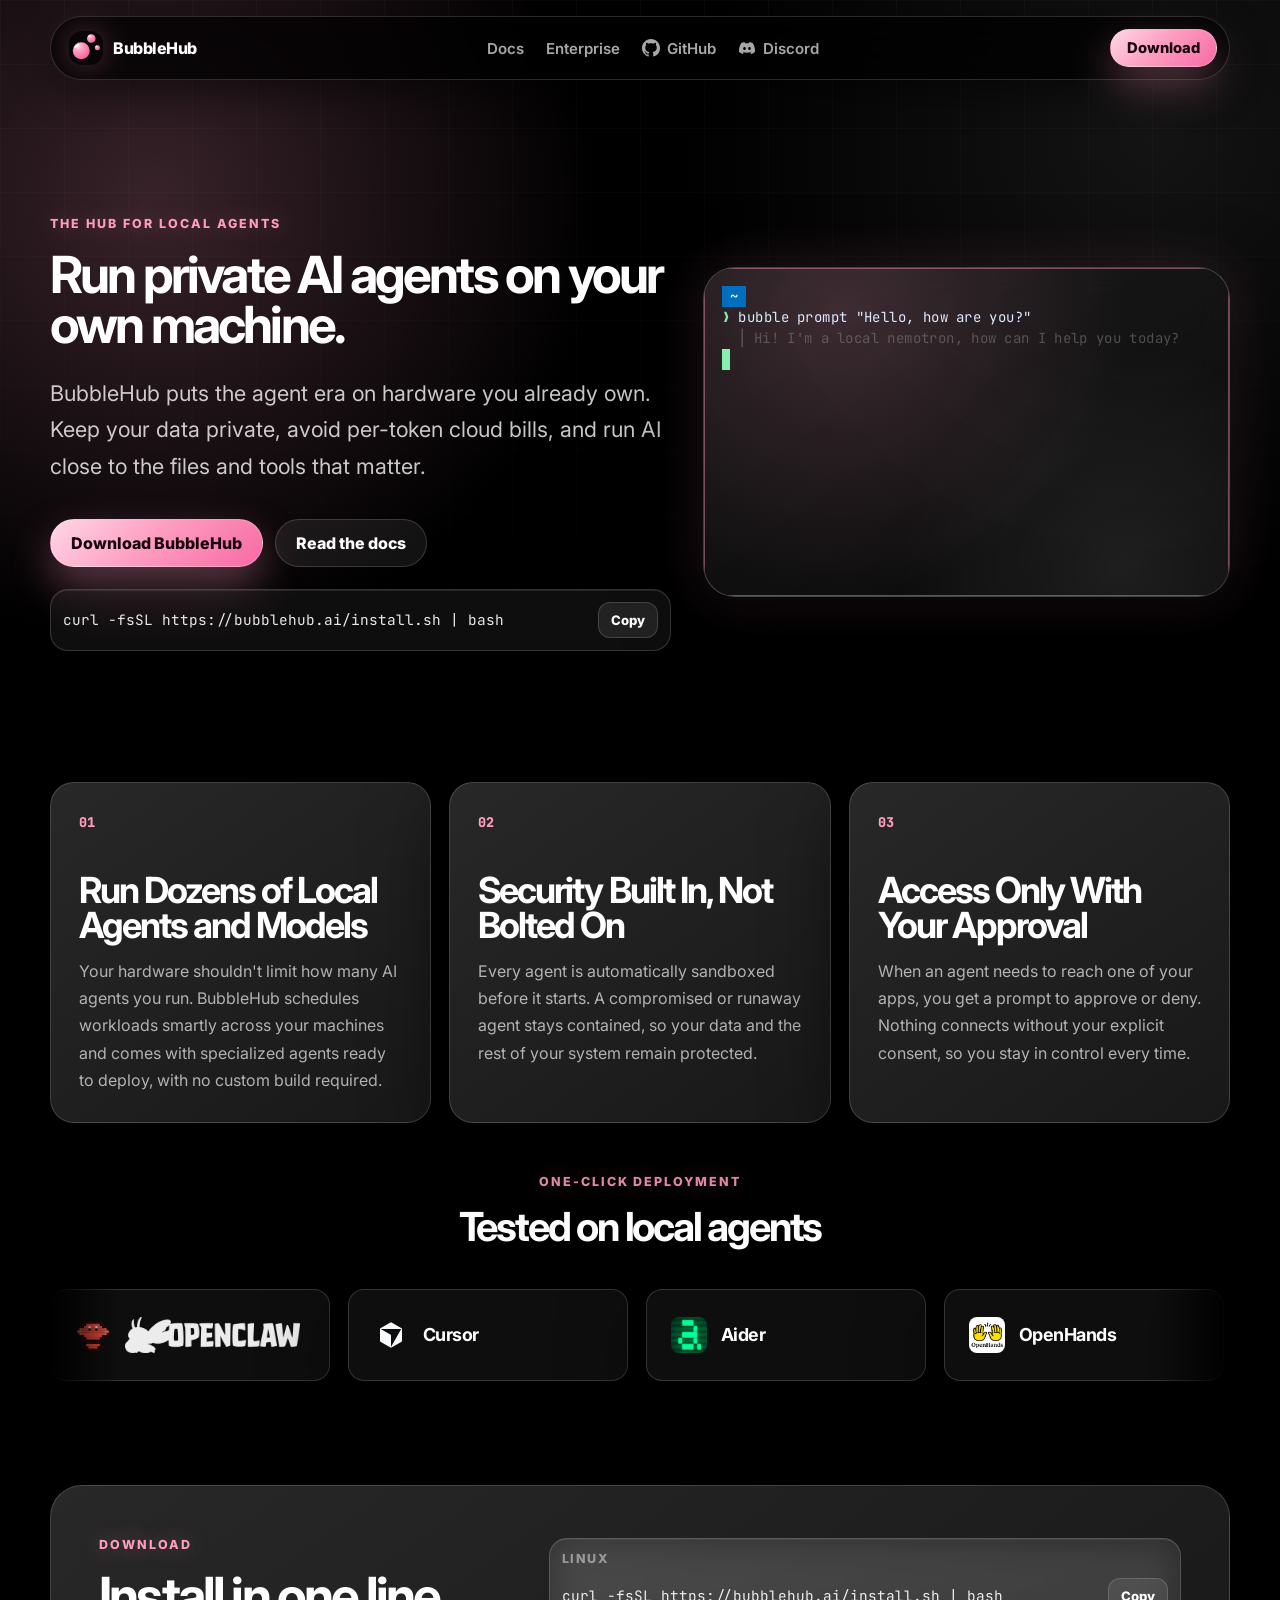
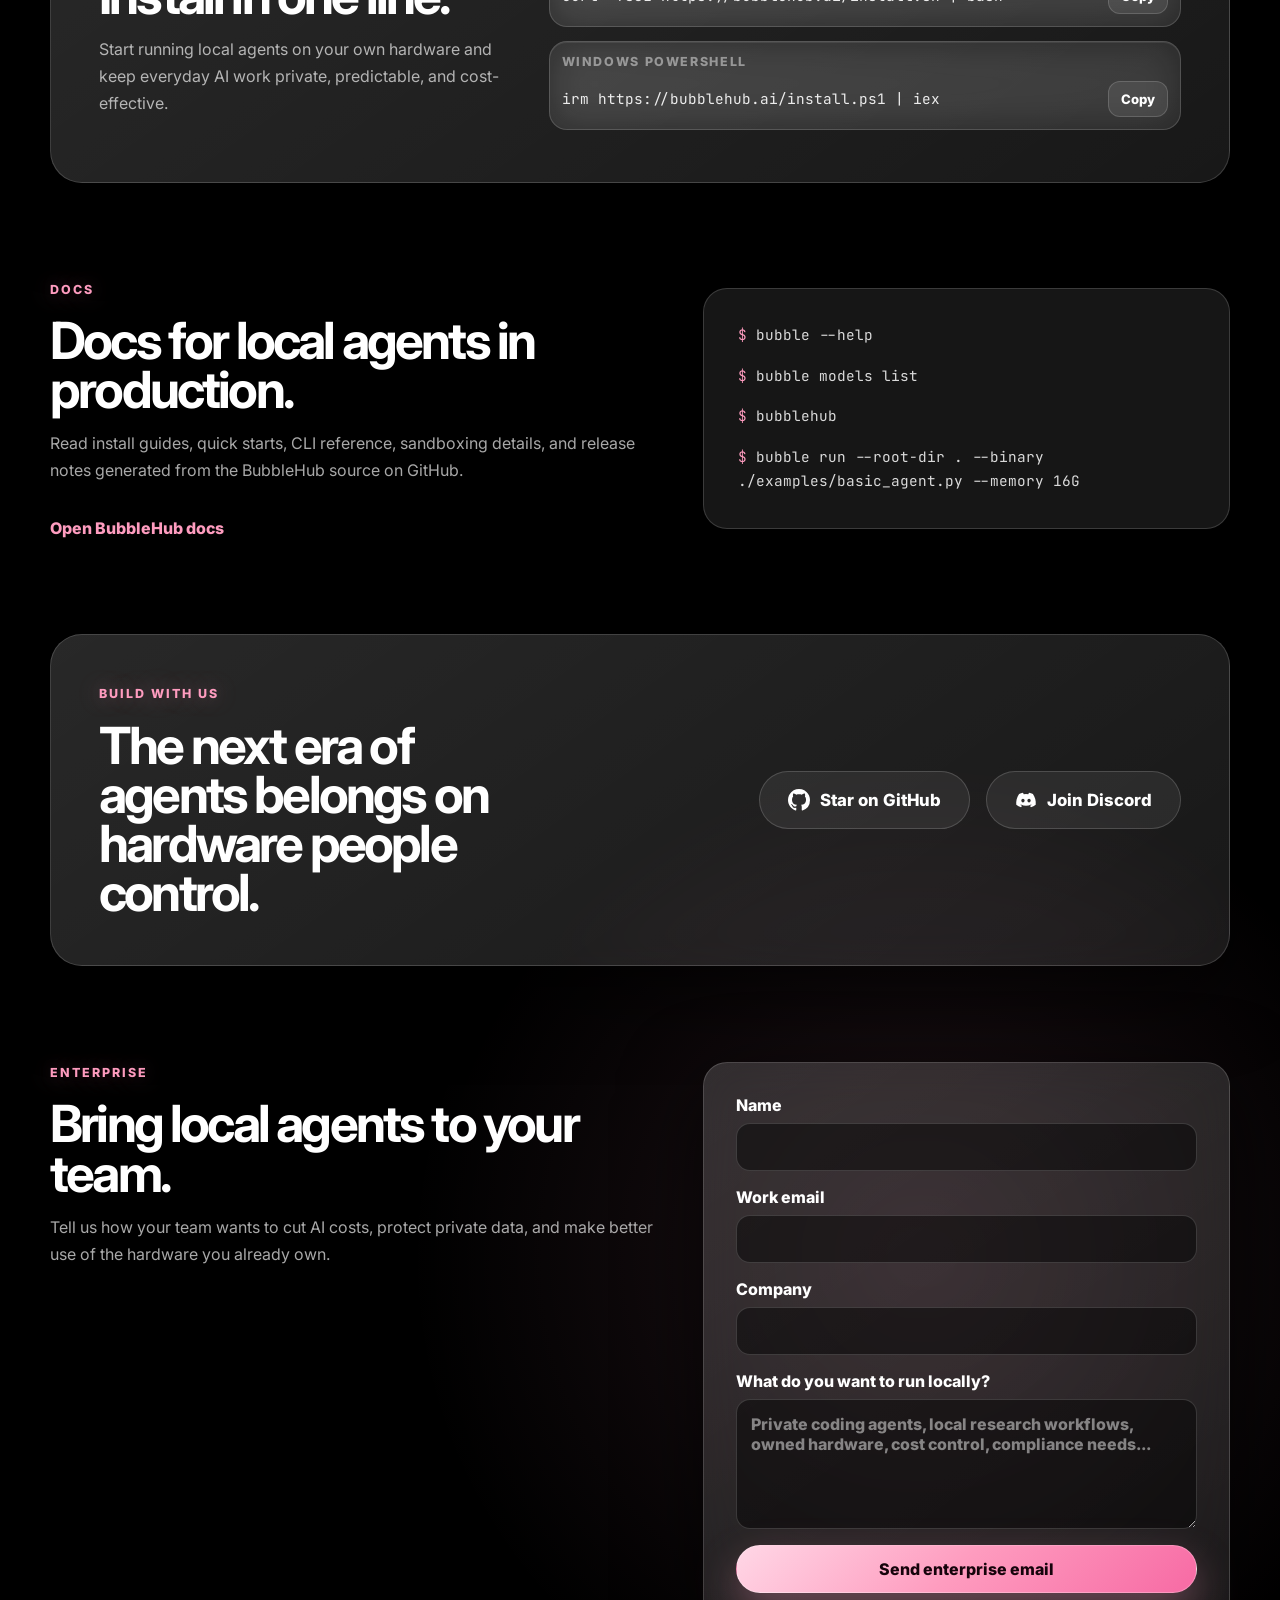
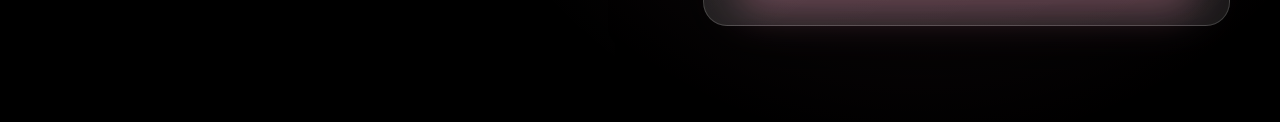
<file: index.html>
<!doctype html>
<html lang="en">
  <head>
    <meta charset="utf-8">
    <meta name="viewport" content="width=device-width, initial-scale=1">
    <meta
      name="description"
      content="BubbleHub helps you run private local AI agents on your own hardware so your data stays protected and your usage stays cost-effective."
    >
    <meta name="theme-color" content="#000000">
    <link rel="canonical" href="https://bubblehub.ai/">
    <meta property="og:type" content="website">
    <meta property="og:site_name" content="BubbleHub">
    <meta property="og:title" content="BubbleHub - Private Local AI Agents">
    <meta
      property="og:description"
      content="Run local AI agents close to your files, tools, and hardware with BubbleHub's private agent runtime."
    >
    <meta property="og:url" content="https://bubblehub.ai/">
    <meta property="og:image" content="https://bubblehub.ai/assets/bubblehub-logo-dark.svg">
    <meta property="og:image:alt" content="BubbleHub logo with three pink bubbles and a white wordmark.">
    <meta name="twitter:card" content="summary_large_image">
    <meta name="twitter:title" content="BubbleHub - Private Local AI Agents">
    <meta
      name="twitter:description"
      content="Run local AI agents close to your files, tools, and hardware with BubbleHub's private agent runtime."
    >
    <meta name="twitter:image" content="https://bubblehub.ai/assets/bubblehub-logo-dark.svg">
    <meta name="twitter:image:alt" content="BubbleHub logo with three pink bubbles and a white wordmark.">
    <title>BubbleHub - Private Local AI Agents</title>
    <link rel="preconnect" href="https://fonts.googleapis.com">
    <link rel="preconnect" href="https://fonts.gstatic.com" crossorigin>
    <link
      href="https://fonts.googleapis.com/css2?family=Inter:wght@400;500;600;700;800&family=JetBrains+Mono:wght@500;600&display=swap"
      rel="stylesheet"
    >
    <link rel="icon" href="assets/bubblehub-icon.svg" type="image/svg+xml">
    <link rel="stylesheet" href="assets/vendor/xterm.min.css">
    <link rel="stylesheet" href="styles.css">
  </head>
  <body>
    <div class="site-shell">
      <header class="nav">
        <a class="brand" href="#top" aria-label="BubbleHub home">
          <img class="brand-mark" src="assets/bubblehub-icon.svg" alt="" width="34" height="34">
          <span>BubbleHub</span>
        </a>
        <nav class="nav-links" aria-label="Primary navigation">
          <a href="docs/">Docs</a>
          <a href="#enterprise">Enterprise</a>
          <a class="icon-link" href="https://github.com/bublhub/BubbleHub" rel="noreferrer">
            <svg class="link-icon" aria-hidden="true" viewBox="0 0 16 16">
              <path
                d="M8 0C3.58 0 0 3.58 0 8c0 3.54 2.29 6.53 5.47 7.59.4.07.55-.17.55-.38 0-.19-.01-.82-.01-1.49-2.01.37-2.53-.49-2.69-.94-.09-.23-.48-.94-.82-1.13-.28-.15-.68-.52-.01-.53.63-.01 1.08.58 1.23.82.72 1.21 1.87.87 2.33.66.07-.52.28-.87.51-1.07-1.78-.2-3.64-.89-3.64-3.95 0-.87.31-1.59.82-2.15-.08-.2-.36-1.02.08-2.12 0 0 .67-.21 2.2.82.64-.18 1.32-.27 2-.27.68 0 1.36.09 2 .27 1.53-1.04 2.2-.82 2.2-.82.44 1.1.16 1.92.08 2.12.51.56.82 1.27.82 2.15 0 3.07-1.87 3.75-3.65 3.95.29.25.54.73.54 1.48 0 1.07-.01 1.93-.01 2.2 0 .21.15.46.55.38A8.012 8.012 0 0 0 16 8c0-4.42-3.58-8-8-8Z"
              />
            </svg>
            GitHub
          </a>
          <a class="icon-link" href="https://discord.gg/skwKqSgvD2" rel="noreferrer">
            <svg class="link-icon" aria-hidden="true" viewBox="0 0 24 24">
              <path d="M19.54 5.32A17.2 17.2 0 0 0 15.31 4l-.2.38c-.24.45-.45.92-.63 1.4a15.88 15.88 0 0 0-4.96 0 10.5 10.5 0 0 0-.83-1.78 17.1 17.1 0 0 0-4.24 1.32C1.76 9.36 1.03 13.3 1.4 17.17A17.28 17.28 0 0 0 6.59 20c.42-.58.79-1.19 1.1-1.84a10.9 10.9 0 0 1-1.73-.84l.43-.34a12.38 12.38 0 0 0 11.22 0l.43.34c-.55.33-1.13.61-1.74.84.32.65.69 1.26 1.1 1.84a17.23 17.23 0 0 0 5.2-2.83c.44-4.49-.75-8.4-3.06-11.85ZM8.68 14.78c-1 0-1.82-.94-1.82-2.1 0-1.15.8-2.1 1.82-2.1 1.01 0 1.83.95 1.82 2.1 0 1.16-.8 2.1-1.82 2.1Zm6.64 0c-1 0-1.82-.94-1.82-2.1 0-1.15.8-2.1 1.82-2.1 1.01 0 1.83.95 1.82 2.1 0 1.16-.8 2.1-1.82 2.1Z" />
            </svg>
            Discord
          </a>
        </nav>
        <a class="button button-small" href="download/">Download</a>
      </header>

      <main id="top">
        <section class="hero section-grid" aria-labelledby="hero-title">
          <div class="hero-copy">
            <p class="eyebrow">The hub for local agents</p>
            <h2 id="hero-title">Run private AI agents on your own machine.</h2>
            <p class="hero-lede">
              BubbleHub puts the agent era on hardware you already own. Keep your data private, avoid per-token cloud bills, and run AI close to the files and tools that matter.
            </p>
            <div class="hero-actions">
              <a class="button" href="download/">Download BubbleHub</a>
              <a class="button button-secondary" href="docs/">Read the docs</a>
            </div>
            <div class="install-strip" aria-label="Quick install command">
              <code>curl -fsSL https://bubblehub.ai/install.sh | bash</code>
              <button class="copy-button" data-copy="curl -fsSL https://bubblehub.ai/install.sh | bash">
                Copy
              </button>
            </div>
          </div>

          <aside class="demo-card" aria-label="BubbleHub terminal demo">
            <div class="terminal-frame">
              <div id="demo-terminal" aria-label="Terminal demo"></div>
            </div>
          </aside>
        </section>

        <section class="feature-grid" aria-label="What BubbleHub does">
          <article class="feature-card">
            <span class="feature-number">01</span>
            <h2>Run Dozens of Local Agents and Models</h2>
            <p>
              Your hardware shouldn't limit how many AI agents you run. BubbleHub schedules workloads smartly across your machines and comes with specialized agents ready to deploy, with no custom build required.
            </p>
          </article>
          <article class="feature-card">
            <span class="feature-number">02</span>
            <h2>Security Built In, Not Bolted On</h2>
            <p>
              Every agent is automatically sandboxed before it starts. A compromised or runaway agent stays contained, so your data and the rest of your system remain protected.
            </p>
          </article>
          <article class="feature-card">
            <span class="feature-number">03</span>
            <h2>Access Only With Your Approval</h2>
            <p>
              When an agent needs to reach one of your apps, you get a prompt to approve or deny. Nothing connects without your explicit consent, so you stay in control every time.
            </p>
          </article>
        </section>

        <section class="agent-marquee" aria-labelledby="agent-marquee-title">
          <div class="agent-marquee-header">
            <p class="eyebrow">One-click deployment</p>
            <h2 id="agent-marquee-title">Tested on local agents</h2>
          </div>
          <div class="agent-marquee-viewport">
            <div class="agent-marquee-track">
              <div class="agent-marquee-group">
                <a
                  class="agent-logo-card"
                  href="https://github.com/openclaw/openclaw"
                  rel="noreferrer"
                  aria-label="OpenClaw on GitHub"
                >
                  <img
                    class="agent-logo-mark"
                    src="assets/partners/openclaw-mark.svg"
                    alt=""
                    width="36"
                    height="36"
                  >
                  <img
                    class="agent-logo-wordmark"
                    src="assets/partners/openclaw-logo.png"
                    alt="OpenClaw"
                    width="176"
                    height="36"
                  >
                </a>
                <a
                  class="agent-logo-card"
                  href="https://cursor.com"
                  rel="noreferrer"
                  aria-label="Cursor"
                >
                  <img
                    class="agent-logo-mark"
                    src="assets/partners/cursor-mark.svg"
                    alt=""
                    width="36"
                    height="36"
                  >
                  <span class="agent-logo-name">Cursor</span>
                </a>
                <a
                  class="agent-logo-card"
                  href="https://aider.chat"
                  rel="noreferrer"
                  aria-label="Aider"
                >
                  <img
                    class="agent-logo-mark"
                    src="assets/partners/aider-mark.png"
                    alt=""
                    width="36"
                    height="36"
                  >
                  <span class="agent-logo-name">Aider</span>
                </a>
                <a
                  class="agent-logo-card"
                  href="https://github.com/OpenHands/OpenHands"
                  rel="noreferrer"
                  aria-label="OpenHands"
                >
                  <img
                    class="agent-logo-mark"
                    src="assets/partners/openhands-mark.png"
                    alt=""
                    width="36"
                    height="36"
                  >
                  <span class="agent-logo-name">OpenHands</span>
                </a>
                <a
                  class="agent-logo-card"
                  href="https://opencode.ai"
                  rel="noreferrer"
                  aria-label="OpenCode"
                >
                  <img
                    class="agent-logo-mark"
                    src="assets/partners/opencode-mark.svg"
                    alt=""
                    width="36"
                    height="36"
                  >
                  <span class="agent-logo-name">OpenCode</span>
                </a>
                <a
                  class="agent-logo-card"
                  href="https://github.com/agent0ai/agent-zero"
                  rel="noreferrer"
                  aria-label="Agent Zero"
                >
                  <img
                    class="agent-logo-mark"
                    src="assets/partners/agentzero-mark.png"
                    alt=""
                    width="36"
                    height="36"
                  >
                  <span class="agent-logo-name">Agent Zero</span>
                </a>
                <a
                  class="agent-logo-card"
                  href="https://www.crewai.com"
                  rel="noreferrer"
                  aria-label="crewAI"
                >
                  <img
                    class="agent-logo-mark"
                    src="assets/partners/crewai-mark.png"
                    alt=""
                    width="36"
                    height="36"
                  >
                  <span class="agent-logo-name">crewAI</span>
                </a>
                <a
                  class="agent-logo-card"
                  href="https://www.langchain.com"
                  rel="noreferrer"
                  aria-label="LangChain"
                >
                  <img
                    class="agent-logo-mark"
                    src="assets/partners/langchain-mark.svg"
                    alt=""
                    width="36"
                    height="36"
                  >
                  <span class="agent-logo-name">LangChain</span>
                </a>
                <a
                  class="agent-logo-card"
                  href="https://www.langchain.com/langgraph"
                  rel="noreferrer"
                  aria-label="LangGraph"
                >
                  <img
                    class="agent-logo-mark"
                    src="assets/partners/langgraph-mark.png"
                    alt=""
                    width="36"
                    height="36"
                  >
                  <span class="agent-logo-name">LangGraph</span>
                </a>
              </div>
            </div>
          </div>
        </section>

        <section id="download" class="download section-panel" aria-labelledby="download-title">
          <div>
            <p class="eyebrow">Download</p>
            <h2 id="download-title">Install in one line.</h2>
            <p>
              Start running local agents on your own hardware and keep everyday AI work private, predictable, and cost-effective.
            </p>
          </div>
          <div class="command-list">
            <div class="command-block">
              <div class="command-label">Linux</div>
              <code>curl -fsSL https://bubblehub.ai/install.sh | bash</code>
              <button class="copy-button" data-copy="curl -fsSL https://bubblehub.ai/install.sh | bash">
                Copy
              </button>
            </div>
            <div class="command-block">
              <div class="command-label">Windows PowerShell</div>
              <code>irm https://bubblehub.ai/install.ps1 | iex</code>
              <button class="copy-button" data-copy="irm https://bubblehub.ai/install.ps1 | iex">
                Copy
              </button>
            </div>
          </div>
        </section>

        <section id="docs" class="docs section-grid" aria-labelledby="docs-title">
          <div>
            <p class="eyebrow">Docs</p>
            <h2 id="docs-title">Docs for local agents in production.</h2>
            <p>
              Read install guides, quick starts, CLI reference, sandboxing details, and release notes generated from the BubbleHub source on GitHub.
            </p>
            <a class="text-link" href="docs/">
              Open BubbleHub docs
            </a>
          </div>
          <div class="docs-terminal" aria-label="BubbleHub command examples">
            <p><span>$</span> bubble --help</p>
            <p><span>$</span> bubble models list</p>
            <p><span>$</span> bubblehub</p>
            <p><span>$</span> bubble run --root-dir . --binary ./examples/basic_agent.py --memory 16G</p>
          </div>
        </section>

        <section class="community section-panel" aria-label="Community links">
          <div>
            <p class="eyebrow">Build with us</p>
            <h2>The next era of agents belongs on hardware people control.</h2>
          </div>
          <div class="community-actions">
            <a class="button button-secondary" href="https://github.com/bublhub/BubbleHub" rel="noreferrer">
              <svg class="link-icon" aria-hidden="true" viewBox="0 0 16 16">
                <path
                  d="M8 0C3.58 0 0 3.58 0 8c0 3.54 2.29 6.53 5.47 7.59.4.07.55-.17.55-.38 0-.19-.01-.82-.01-1.49-2.01.37-2.53-.49-2.69-.94-.09-.23-.48-.94-.82-1.13-.28-.15-.68-.52-.01-.53.63-.01 1.08.58 1.23.82.72 1.21 1.87.87 2.33.66.07-.52.28-.87.51-1.07-1.78-.2-3.64-.89-3.64-3.95 0-.87.31-1.59.82-2.15-.08-.2-.36-1.02.08-2.12 0 0 .67-.21 2.2.82.64-.18 1.32-.27 2-.27.68 0 1.36.09 2 .27 1.53-1.04 2.2-.82 2.2-.82.44 1.1.16 1.92.08 2.12.51.56.82 1.27.82 2.15 0 3.07-1.87 3.75-3.65 3.95.29.25.54.73.54 1.48 0 1.07-.01 1.93-.01 2.2 0 .21.15.46.55.38A8.012 8.012 0 0 0 16 8c0-4.42-3.58-8-8-8Z"
                />
              </svg>
              Star on GitHub
            </a>
            <a class="button button-secondary" href="https://discord.gg/skwKqSgvD2" rel="noreferrer">
              <svg class="link-icon" aria-hidden="true" viewBox="0 0 24 24">
                <path d="M19.54 5.32A17.2 17.2 0 0 0 15.31 4l-.2.38c-.24.45-.45.92-.63 1.4a15.88 15.88 0 0 0-4.96 0 10.5 10.5 0 0 0-.83-1.78 17.1 17.1 0 0 0-4.24 1.32C1.76 9.36 1.03 13.3 1.4 17.17A17.28 17.28 0 0 0 6.59 20c.42-.58.79-1.19 1.1-1.84a10.9 10.9 0 0 1-1.73-.84l.43-.34a12.38 12.38 0 0 0 11.22 0l.43.34c-.55.33-1.13.61-1.74.84.32.65.69 1.26 1.1 1.84a17.23 17.23 0 0 0 5.2-2.83c.44-4.49-.75-8.4-3.06-11.85ZM8.68 14.78c-1 0-1.82-.94-1.82-2.1 0-1.15.8-2.1 1.82-2.1 1.01 0 1.83.95 1.82 2.1 0 1.16-.8 2.1-1.82 2.1Zm6.64 0c-1 0-1.82-.94-1.82-2.1 0-1.15.8-2.1 1.82-2.1 1.01 0 1.83.95 1.82 2.1 0 1.16-.8 2.1-1.82 2.1Z" />
              </svg>
              Join Discord
            </a>
          </div>
        </section>

        <section id="enterprise" class="enterprise section-grid" aria-labelledby="enterprise-title">
          <div>
            <p class="eyebrow">Enterprise</p>
            <h2 id="enterprise-title">Bring local agents to your team.</h2>
            <p>
              Tell us how your team wants to cut AI costs, protect private data, and make better use of the hardware you already own.
            </p>
          </div>
          <form id="enterprise-form" class="enterprise-form">
            <label>
              Name
              <input name="name" type="text" autocomplete="name" required>
            </label>
            <label>
              Work email
              <input name="email" type="email" autocomplete="email" required>
            </label>
            <label>
              Company
              <input name="company" type="text" autocomplete="organization">
            </label>
            <label>
              What do you want to run locally?
              <textarea name="message" rows="5" placeholder="Private coding agents, local research workflows, owned hardware, cost control, compliance needs..." required></textarea>
            </label>
            <button class="button" type="submit">Send enterprise email</button>
          </form>
        </section>
      </main>
    </div>

    <script src="assets/vendor/xterm.min.js" data-cfasync="false"></script>
    <script src="assets/vendor/addon-fit.min.js" data-cfasync="false"></script>
    <script src="script.js" data-cfasync="false"></script>
  </body>
</html>
</file>
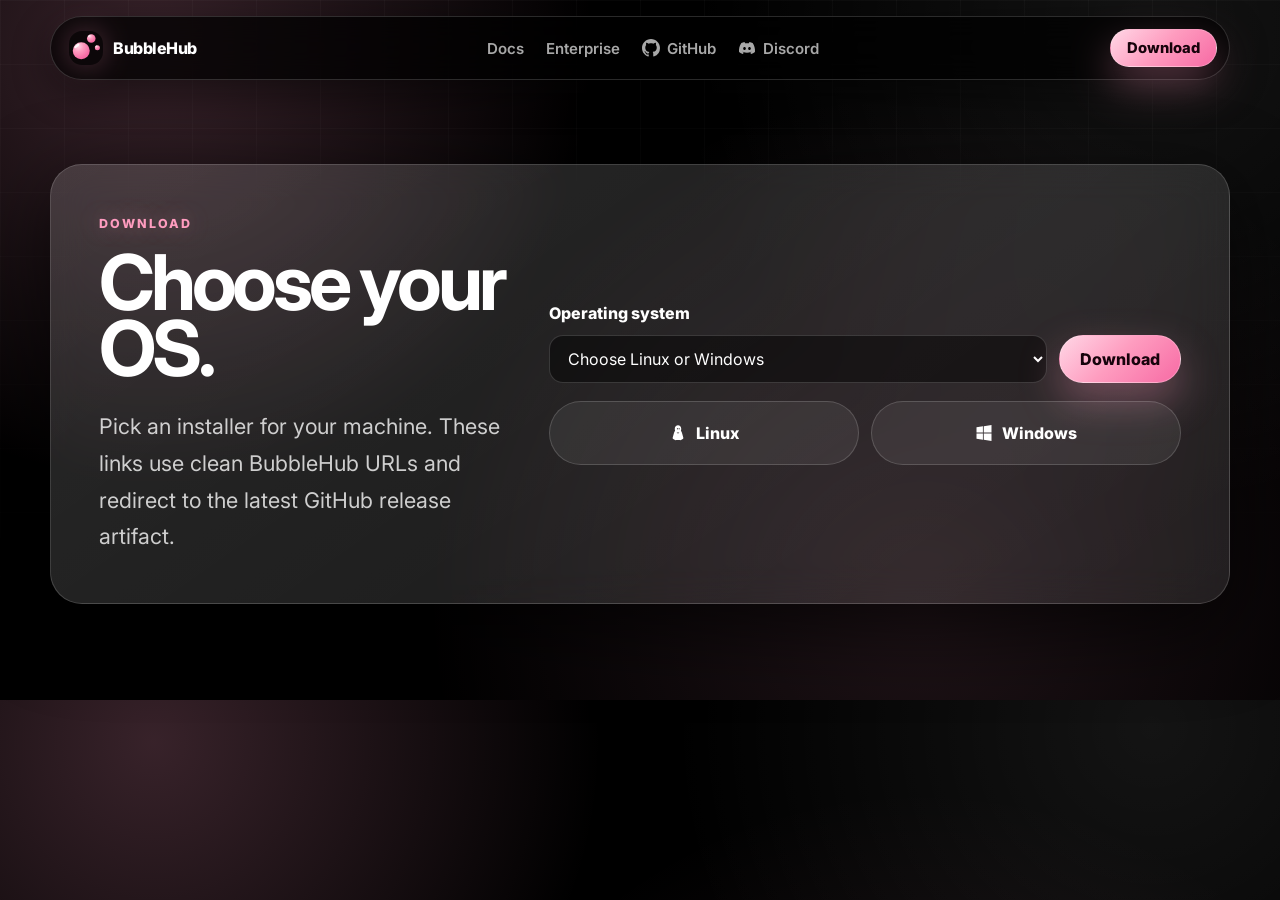
<file: download/index.html>
<!doctype html>
<html lang="en">
  <head>
    <meta charset="utf-8">
    <meta name="viewport" content="width=device-width, initial-scale=1">
    <meta
      name="description"
      content="Download BubbleHub for Linux or Windows."
    >
    <meta name="theme-color" content="#000000">
    <link rel="canonical" href="https://bubblehub.ai/download/">
    <meta property="og:type" content="website">
    <meta property="og:site_name" content="BubbleHub">
    <meta property="og:title" content="Download BubbleHub">
    <meta property="og:description" content="Choose a BubbleHub installer for Linux or Windows.">
    <meta property="og:url" content="https://bubblehub.ai/download/">
    <meta property="og:image" content="https://bubblehub.ai/assets/bubblehub-logo-dark.svg">
    <meta property="og:image:alt" content="BubbleHub logo with three pink bubbles and a white wordmark.">
    <meta name="twitter:card" content="summary_large_image">
    <meta name="twitter:title" content="Download BubbleHub">
    <meta name="twitter:description" content="Choose a BubbleHub installer for Linux or Windows.">
    <meta name="twitter:image" content="https://bubblehub.ai/assets/bubblehub-logo-dark.svg">
    <meta name="twitter:image:alt" content="BubbleHub logo with three pink bubbles and a white wordmark.">
    <title>Download BubbleHub</title>
    <link rel="preconnect" href="https://fonts.googleapis.com">
    <link rel="preconnect" href="https://fonts.gstatic.com" crossorigin>
    <link
      href="https://fonts.googleapis.com/css2?family=Inter:wght@400;500;600;700;800&family=JetBrains+Mono:wght@500;600&display=swap"
      rel="stylesheet"
    >
    <link rel="icon" href="../assets/bubblehub-icon.svg" type="image/svg+xml">
    <link rel="stylesheet" href="../styles.css">
  </head>
  <body>
    <div class="site-shell">
      <header class="nav">
        <a class="brand" href="../" aria-label="BubbleHub home">
          <img class="brand-mark" src="../assets/bubblehub-icon.svg" alt="" width="34" height="34">
          <span>BubbleHub</span>
        </a>
        <nav class="nav-links" aria-label="Primary navigation">
          <a href="../docs/">Docs</a>
          <a href="../#enterprise">Enterprise</a>
          <a class="icon-link" href="https://github.com/bublhub/BubbleHub" rel="noreferrer">
            <svg class="link-icon" aria-hidden="true" viewBox="0 0 16 16">
              <path
                d="M8 0C3.58 0 0 3.58 0 8c0 3.54 2.29 6.53 5.47 7.59.4.07.55-.17.55-.38 0-.19-.01-.82-.01-1.49-2.01.37-2.53-.49-2.69-.94-.09-.23-.48-.94-.82-1.13-.28-.15-.68-.52-.01-.53.63-.01 1.08.58 1.23.82.72 1.21 1.87.87 2.33.66.07-.52.28-.87.51-1.07-1.78-.2-3.64-.89-3.64-3.95 0-.87.31-1.59.82-2.15-.08-.2-.36-1.02.08-2.12 0 0 .67-.21 2.2.82.64-.18 1.32-.27 2-.27.68 0 1.36.09 2 .27 1.53-1.04 2.2-.82 2.2-.82.44 1.1.16 1.92.08 2.12.51.56.82 1.27.82 2.15 0 3.07-1.87 3.75-3.65 3.95.29.25.54.73.54 1.48 0 1.07-.01 1.93-.01 2.2 0 .21.15.46.55.38A8.012 8.012 0 0 0 16 8c0-4.42-3.58-8-8-8Z"
              />
            </svg>
            GitHub
          </a>
          <a class="icon-link" href="https://discord.gg/skwKqSgvD2" rel="noreferrer">
            <svg class="link-icon" aria-hidden="true" viewBox="0 0 24 24">
              <path d="M19.54 5.32A17.2 17.2 0 0 0 15.31 4l-.2.38c-.24.45-.45.92-.63 1.4a15.88 15.88 0 0 0-4.96 0 10.5 10.5 0 0 0-.83-1.78 17.1 17.1 0 0 0-4.24 1.32C1.76 9.36 1.03 13.3 1.4 17.17A17.28 17.28 0 0 0 6.59 20c.42-.58.79-1.19 1.1-1.84a10.9 10.9 0 0 1-1.73-.84l.43-.34a12.38 12.38 0 0 0 11.22 0l.43.34c-.55.33-1.13.61-1.74.84.32.65.69 1.26 1.1 1.84a17.23 17.23 0 0 0 5.2-2.83c.44-4.49-.75-8.4-3.06-11.85ZM8.68 14.78c-1 0-1.82-.94-1.82-2.1 0-1.15.8-2.1 1.82-2.1 1.01 0 1.83.95 1.82 2.1 0 1.16-.8 2.1-1.82 2.1Zm6.64 0c-1 0-1.82-.94-1.82-2.1 0-1.15.8-2.1 1.82-2.1 1.01 0 1.83.95 1.82 2.1 0 1.16-.8 2.1-1.82 2.1Z" />
            </svg>
            Discord
          </a>
        </nav>
        <a class="button button-small" href="./">Download</a>
      </header>

      <main>
        <section class="download-page section-panel" aria-labelledby="download-page-title">
          <div>
            <p class="eyebrow">Download</p>
            <h1 id="download-page-title">Choose your OS.</h1>
            <p class="hero-lede">
              Pick an installer for your machine. These links use clean BubbleHub URLs and redirect to the latest GitHub release artifact.
            </p>
          </div>
          <div class="download-card">
            <form id="download-form" class="download-picker">
              <label for="download-os">Operating system</label>
              <div class="download-picker-row">
                <select id="download-os" name="os" required>
                  <option value="" selected disabled>Choose Linux or Windows</option>
                  <option value="linux">Linux</option>
                  <option value="windows">Windows</option>
                </select>
                <button class="button" type="submit">Download</button>
              </div>
            </form>

            <div class="os-actions" aria-label="Direct download links">
              <a class="button button-secondary os-button" href="linux">
                <svg class="os-icon" aria-hidden="true" viewBox="0 0 24 24">
                  <path d="M12 2.6c-2.14 0-3.88 1.86-3.88 4.15 0 1.03.17 1.91.42 2.67-.74.89-1.28 2.01-1.62 3.35L5.6 17.84c-.15.58.12 1.18.65 1.46l2.16 1.13c.48.25 1.07.18 1.48-.17.56.18 1.26.28 2.11.28.84 0 1.55-.1 2.11-.28.41.35 1 .42 1.48.17l2.16-1.13c.53-.28.8-.88.65-1.46l-1.32-5.07c-.34-1.34-.88-2.46-1.62-3.35.25-.76.42-1.64.42-2.67C15.88 4.46 14.14 2.6 12 2.6Zm-1.37 4.3c0-.46.3-.84.67-.84.36 0 .66.38.66.84s-.3.83-.66.83c-.37 0-.67-.37-.67-.83Zm2.07 0c0-.46.3-.84.66-.84.37 0 .67.38.67.84s-.3.83-.67.83c-.36 0-.66-.37-.66-.83Zm-.7 4.36c.56 0 1.1.1 1.6.3-.28.39-.8.66-1.6.66s-1.32-.27-1.6-.66c.5-.2 1.04-.3 1.6-.3Z" />
                </svg>
                Linux
              </a>
              <a class="button button-secondary os-button" href="windows">
                <svg class="os-icon" aria-hidden="true" viewBox="0 0 24 24">
                  <path d="M3 5.2 10.7 4v7.4H3V5.2Zm8.7-1.36L21 2.5v8.9h-9.3V3.84ZM3 12.6h7.7V20L3 18.8v-6.2Zm8.7 0H21v8.9l-9.3-1.34V12.6Z" />
                </svg>
                Windows
              </a>
            </div>
          </div>
        </section>
      </main>
    </div>

    <script src="../script.js"></script>
  </body>
</html>
</file>
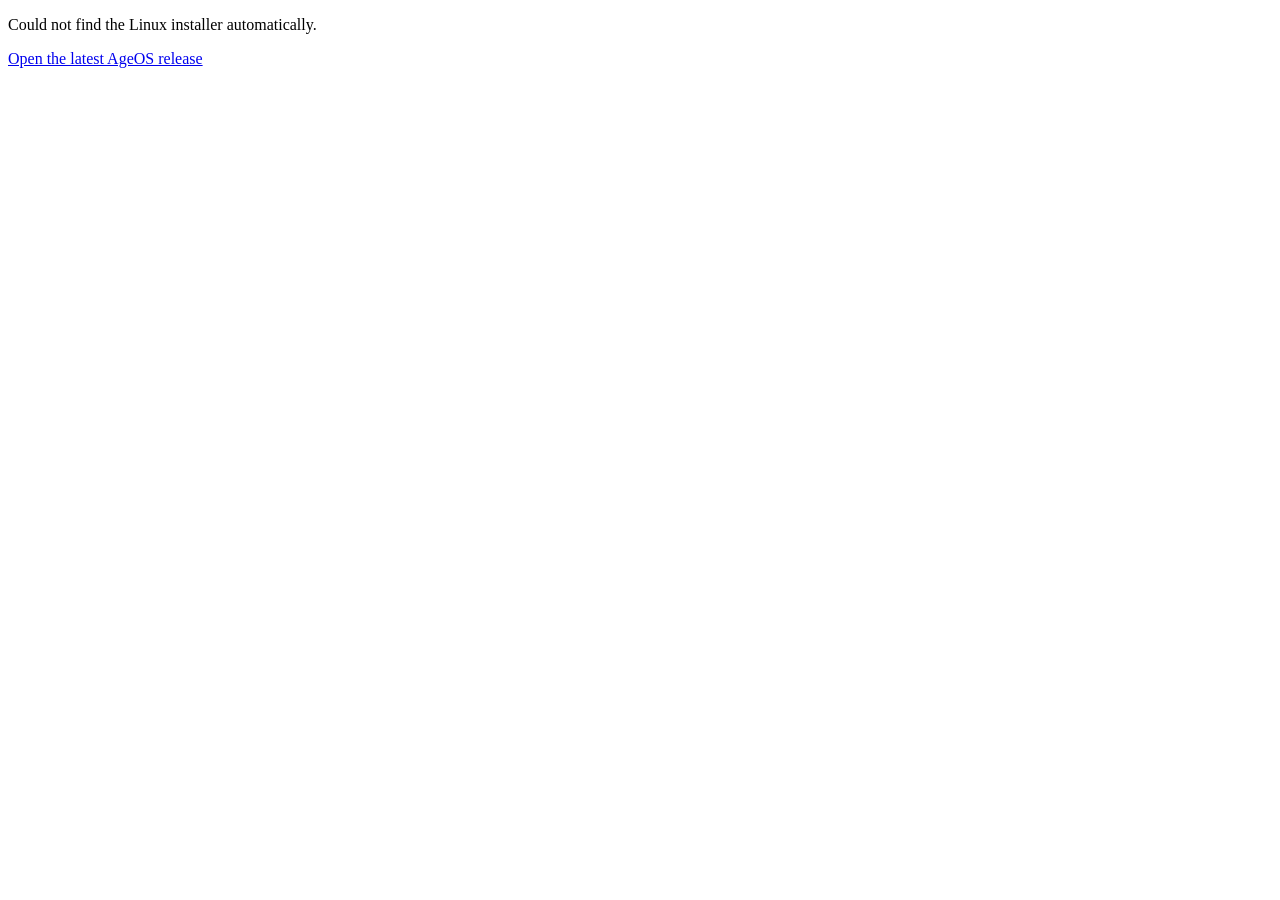
<file: download/linux/index.html>
<!doctype html>
<html lang="en">
  <head>
    <meta charset="utf-8">
    <title>Downloading AgeOS for Linux</title>
    <link rel="canonical" href="https://github.com/ageos-labs/ageos-runtime/releases/latest">
  </head>
  <body>
    <p id="status">Finding the latest AgeOS Linux download...</p>
    <p>
      <a id="fallback-link" href="https://github.com/ageos-labs/ageos-runtime/releases/latest" hidden>
        Open the latest AgeOS release
      </a>
    </p>
    <script>
      const latestReleaseApi = "https://api.github.com/repos/ageos-labs/ageos-runtime/releases/latest";
      const latestReleasePage = "https://github.com/ageos-labs/ageos-runtime/releases/latest";
      const status = document.querySelector("#status");
      const fallbackLink = document.querySelector("#fallback-link");

      async function redirectToLatestAsset() {
        try {
          const response = await fetch(latestReleaseApi, {
            headers: {
              Accept: "application/vnd.github+json",
            },
          });

          if (!response.ok) {
            throw new Error(`GitHub release lookup failed: ${response.status}`);
          }

          const release = await response.json();
          const assets = Array.isArray(release.assets) ? release.assets : [];
          const candidates = assets.filter((asset) => asset.name?.toLowerCase().endsWith(".deb"));
          const asset =
            candidates.find((candidate) => candidate.name.toLowerCase().includes("x64")) ||
            candidates.find((candidate) => candidate.name.toLowerCase().includes("amd64")) ||
            candidates[0];

          if (!asset?.browser_download_url) {
            throw new Error("No Linux download asset found");
          }

          window.location.replace(asset.browser_download_url);
        } catch {
          status.textContent = "Could not find the Linux installer automatically.";
          fallbackLink.hidden = false;
          fallbackLink.href = latestReleasePage;
        }
      }

      redirectToLatestAsset();
    </script>
  </body>
</html>
</file>
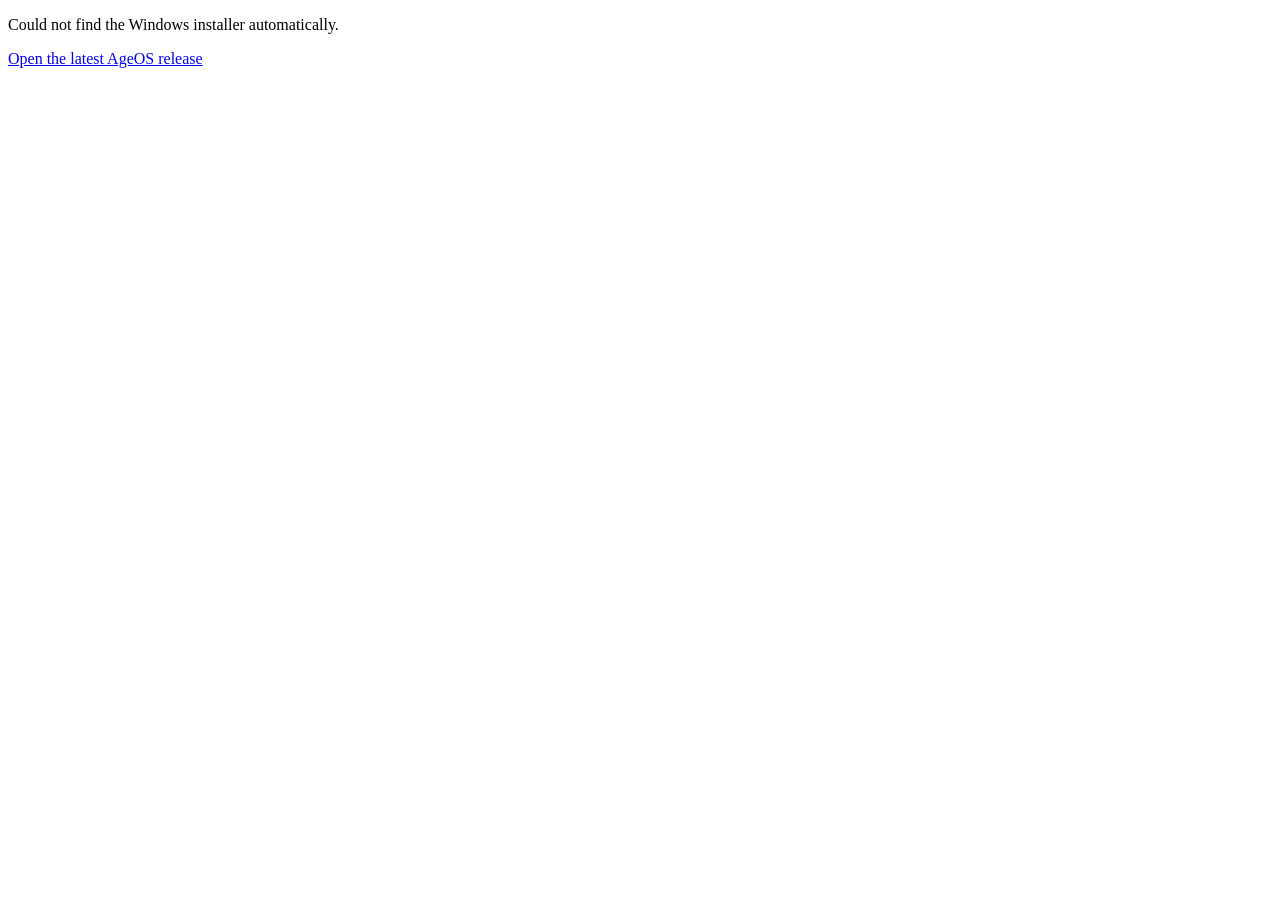
<file: download/windows/index.html>
<!doctype html>
<html lang="en">
  <head>
    <meta charset="utf-8">
    <title>Downloading AgeOS for Windows</title>
    <link rel="canonical" href="https://github.com/ageos-labs/ageos-runtime/releases/latest">
  </head>
  <body>
    <p id="status">Finding the latest AgeOS Windows download...</p>
    <p>
      <a id="fallback-link" href="https://github.com/ageos-labs/ageos-runtime/releases/latest" hidden>
        Open the latest AgeOS release
      </a>
    </p>
    <script>
      const latestReleaseApi = "https://api.github.com/repos/ageos-labs/ageos-runtime/releases/latest";
      const latestReleasePage = "https://github.com/ageos-labs/ageos-runtime/releases/latest";
      const status = document.querySelector("#status");
      const fallbackLink = document.querySelector("#fallback-link");

      async function redirectToLatestAsset() {
        try {
          const response = await fetch(latestReleaseApi, {
            headers: {
              Accept: "application/vnd.github+json",
            },
          });

          if (!response.ok) {
            throw new Error(`GitHub release lookup failed: ${response.status}`);
          }

          const release = await response.json();
          const assets = Array.isArray(release.assets) ? release.assets : [];
          const candidates = assets.filter((asset) => asset.name?.toLowerCase().endsWith(".exe"));
          const asset =
            candidates.find((candidate) => candidate.name.toLowerCase().includes("x64")) ||
            candidates.find((candidate) => candidate.name.toLowerCase().includes("amd64")) ||
            candidates[0];

          if (!asset?.browser_download_url) {
            throw new Error("No Windows download asset found");
          }

          window.location.replace(asset.browser_download_url);
        } catch {
          status.textContent = "Could not find the Windows installer automatically.";
          fallbackLink.hidden = false;
          fallbackLink.href = latestReleasePage;
        }
      }

      redirectToLatestAsset();
    </script>
  </body>
</html>
</file>
<file: styles.css>
:root {
  color-scheme: dark;
  --bg: #000000;
  --panel: rgba(255, 255, 255, 0.055);
  --panel-strong: rgba(255, 255, 255, 0.085);
  --panel-hover: rgba(255, 255, 255, 0.12);
  --border: rgba(255, 255, 255, 0.16);
  --border-strong: rgba(255, 255, 255, 0.28);
  --text: #ffffff;
  --muted: rgba(255, 255, 255, 0.66);
  --faint: rgba(255, 255, 255, 0.46);
  --brand: #FE9CBF;
  --brand-light: #FFD7E6;
  --brand-strong: #F76AA4;
  --brand-glow: rgba(254, 156, 191, 0.34);
  --shadow: 0 24px 80px rgba(0, 0, 0, 0.64);
  --radius-xl: 32px;
  --radius-lg: 24px;
  --radius-md: 16px;
  font-family: Inter, system-ui, -apple-system, BlinkMacSystemFont, "Segoe UI", sans-serif;
}

* {
  box-sizing: border-box;
}

html {
  scroll-behavior: smooth;
}

body {
  min-width: 320px;
  margin: 0;
  color: var(--text);
  background:
    radial-gradient(circle at 12% 6%, rgba(254, 156, 191, 0.22), transparent 28rem),
    radial-gradient(circle at 90% 4%, rgba(255, 255, 255, 0.08), transparent 30rem),
    radial-gradient(circle at 72% 86%, rgba(254, 156, 191, 0.12), transparent 32rem),
    var(--bg);
}

body::before {
  position: fixed;
  inset: 0;
  z-index: -1;
  pointer-events: none;
  content: "";
  background-image:
    linear-gradient(rgba(255, 255, 255, 0.028) 1px, transparent 1px),
    linear-gradient(90deg, rgba(255, 255, 255, 0.028) 1px, transparent 1px);
  background-size: 64px 64px;
  mask-image: linear-gradient(to bottom, black, transparent 76%);
}

a {
  color: inherit;
  text-decoration: none;
}

a:focus-visible,
button:focus-visible,
input:focus-visible,
select:focus-visible,
textarea:focus-visible,
#demo-terminal:focus-visible {
  outline: 2px solid var(--brand);
  outline-offset: 4px;
}

code {
  font-family: "JetBrains Mono", ui-monospace, SFMono-Regular, Consolas, monospace;
}

video {
  max-width: 100%;
}

.site-shell {
  width: min(1180px, calc(100% - 32px));
  margin: 0 auto;
}

.nav {
  position: sticky;
  top: 16px;
  z-index: 10;
  display: flex;
  align-items: center;
  justify-content: space-between;
  gap: 16px;
  margin: 16px 0 42px;
  padding: 12px;
  border: 1px solid var(--border);
  border-radius: 999px;
  background: rgba(0, 0, 0, 0.74);
  box-shadow: 0 12px 38px rgba(0, 0, 0, 0.48);
  backdrop-filter: blur(18px);
}

.brand,
.nav-links,
.hero-actions,
.community-actions {
  display: flex;
  align-items: center;
}

.brand {
  gap: 10px;
  padding-left: 6px;
  font-weight: 800;
  letter-spacing: -0.03em;
}

.brand-mark {
  display: block;
  width: 34px;
  height: 34px;
  border-radius: 13px;
  object-fit: contain;
  box-shadow: 0 0 28px rgba(254, 156, 191, 0.28);
}

.nav-links {
  gap: 22px;
  color: var(--muted);
  font-size: 0.94rem;
  font-weight: 600;
}

.icon-link {
  display: inline-flex;
  align-items: center;
  gap: 7px;
}

.link-icon {
  display: block;
  flex: none;
  width: 18px;
  height: 18px;
  fill: currentColor;
  shape-rendering: geometricPrecision;
}

.nav-links a,
.text-link,
.button,
.copy-button,
.agent-logo-card {
  transition:
    border-color 160ms ease,
    background 160ms ease,
    box-shadow 160ms ease,
    color 160ms ease,
    transform 160ms ease;
}

.nav-links a:hover,
.text-link:hover {
  color: var(--text);
}

.button {
  display: inline-flex;
  align-items: center;
  justify-content: center;
  gap: 8px;
  min-height: 48px;
  padding: 0 20px;
  border: 1px solid rgba(255, 255, 255, 0.24);
  border-radius: 999px;
  background: linear-gradient(135deg, var(--brand-light) 0%, var(--brand) 48%, var(--brand-strong) 100%);
  color: #16030b;
  font: inherit;
  font-weight: 800;
  cursor: pointer;
  box-shadow: 0 18px 40px rgba(254, 156, 191, 0.34);
}

.button:hover {
  transform: translateY(-1px);
  box-shadow: 0 20px 48px rgba(254, 156, 191, 0.46);
}

.button-small {
  min-height: 38px;
  padding: 0 16px;
  font-size: 0.92rem;
}

.button-secondary {
  border: 1px solid var(--border);
  background: rgba(255, 255, 255, 0.07);
  color: var(--text);
  box-shadow: none;
}

.button-secondary:hover {
  border-color: rgba(254, 156, 191, 0.5);
  background: rgba(254, 156, 191, 0.1);
  box-shadow: 0 16px 36px rgba(254, 156, 191, 0.18);
}

.os-icon {
  flex: none;
  width: 1.25em;
  height: 1.25em;
  fill: currentColor;
}

.section-grid {
  display: grid;
  grid-template-columns: minmax(0, 1fr) minmax(360px, 0.85fr);
  gap: 32px;
  align-items: center;
}

.hero {
  min-height: 660px;
  padding: 36px 0 76px;
}

.hero-copy,
.demo-card,
.install-strip code,
.command-block code,
.docs-terminal p {
  min-width: 0;
}

.eyebrow {
  margin: 0 0 16px;
  color: var(--brand);
  font-size: 0.78rem;
  font-weight: 800;
  letter-spacing: 0.16em;
  text-transform: uppercase;
  text-shadow: 0 0 22px rgba(254, 156, 191, 0.42);
}

h1,
h2 {
  margin: 0;
  color: var(--text);
  letter-spacing: -0.055em;
}

h1 {
  max-width: 820px;
  font-size: clamp(3.3rem, 8.6vw, 7.6rem);
  line-height: 0.86;
}

h2 {
  font-size: clamp(2rem, 4vw, 3.6rem);
  line-height: 0.96;
}

p {
  color: var(--muted);
  line-height: 1.7;
}

.hero-lede {
  max-width: 690px;
  margin: 26px 0 0;
  color: rgba(255, 255, 255, 0.78);
  font-size: clamp(1.1rem, 2vw, 1.35rem);
}

.hero-actions {
  flex-wrap: wrap;
  gap: 12px;
  margin-top: 34px;
}

.install-strip,
.command-block {
  display: grid;
  grid-template-columns: minmax(0, 1fr) auto;
  gap: 12px;
  align-items: center;
  margin-top: 22px;
  padding: 12px;
  border: 1px solid var(--border);
  border-radius: 18px;
  background: rgba(255, 255, 255, 0.055);
  box-shadow: inset 0 1px 0 rgba(255, 255, 255, 0.08);
  backdrop-filter: blur(18px);
}

.install-strip code,
.command-block code,
.docs-terminal {
  color: rgba(255, 255, 255, 0.9);
  font-size: 0.9rem;
  overflow-wrap: anywhere;
}

.copy-button {
  min-height: 36px;
  padding: 0 12px;
  border: 1px solid var(--border);
  border-radius: 12px;
  background: rgba(255, 255, 255, 0.085);
  color: var(--text);
  font: inherit;
  font-size: 0.82rem;
  font-weight: 800;
  cursor: pointer;
}

.copy-button:hover,
.copy-button.is-copied {
  border-color: rgba(254, 156, 191, 0.5);
  background: rgba(254, 156, 191, 0.12);
  color: var(--brand-light);
}

.demo-card,
.section-panel,
.feature-card,
.enterprise-form,
.docs-terminal {
  border: 1px solid var(--border);
  box-shadow: var(--shadow);
  backdrop-filter: blur(20px);
}

.section-panel,
.feature-card,
.enterprise-form,
.docs-terminal {
  background:
    linear-gradient(145deg, rgba(255, 255, 255, 0.105), rgba(255, 255, 255, 0.045)),
    var(--panel);
}

.demo-card {
  min-width: 0;
  overflow: hidden;
  border-radius: var(--radius-xl);
  background:
    linear-gradient(145deg, rgba(255, 255, 255, 0.11), rgba(255, 255, 255, 0.035)),
    rgba(255, 255, 255, 0.055);
  box-shadow:
    0 24px 80px rgba(0, 0, 0, 0.64),
    0 0 54px rgba(254, 156, 191, 0.16);
  backdrop-filter: blur(18px);
}

.terminal-frame {
  position: relative;
  aspect-ratio: 16 / 10;
  overflow: hidden;
  background:
    radial-gradient(circle at 26% 12%, rgba(254, 156, 191, 0.18), transparent 18rem),
    radial-gradient(circle at 80% 92%, rgba(255, 255, 255, 0.08), transparent 14rem),
    rgba(0, 0, 0, 0.52);
}

#demo-terminal {
  position: absolute;
  inset: 0;
  padding: clamp(12px, 2.5vw, 18px);
  background: transparent;
  outline: none;
}

#demo-terminal:focus-within {
  border-radius: inherit;
  box-shadow: inset 0 0 0 1px rgba(254, 156, 191, 0.42);
}

#demo-terminal .xterm {
  height: 100%;
  background: transparent !important;
}

#demo-terminal .xterm-viewport {
  overflow: hidden;
  background: transparent !important;
}

#demo-terminal .xterm-screen {
  background: transparent !important;
}

#demo-terminal .xterm-rows,
#demo-terminal .xterm-helper-textarea,
#demo-terminal canvas {
  background: transparent !important;
}

.docs-terminal p {
  margin: 0;
  color: rgba(255, 255, 255, 0.84);
  font-family: "JetBrains Mono", ui-monospace, SFMono-Regular, Consolas, monospace;
}

.docs-terminal span {
  color: var(--brand);
}

.feature-grid {
  display: grid;
  grid-template-columns: repeat(3, minmax(0, 1fr));
  gap: 18px;
  margin-bottom: 48px;
}

.feature-card {
  min-height: 260px;
  padding: 28px;
  border-radius: var(--radius-lg);
}

.feature-card:hover {
  border-color: rgba(254, 156, 191, 0.48);
  background:
    linear-gradient(145deg, rgba(254, 156, 191, 0.11), rgba(255, 255, 255, 0.055)),
    var(--panel-strong);
  box-shadow:
    var(--shadow),
    0 0 42px rgba(254, 156, 191, 0.14);
}

.feature-number {
  color: var(--brand);
  font-family: "JetBrains Mono", ui-monospace, SFMono-Regular, Consolas, monospace;
  font-size: 0.84rem;
  font-weight: 800;
}

.feature-card h2 {
  margin-top: 42px;
  font-size: clamp(1.7rem, 3vw, 2.25rem);
}

.feature-card p {
  margin-bottom: 0;
}

.agent-marquee {
  margin-bottom: 96px;
}

.agent-marquee-header {
  max-width: 760px;
  margin: 0 auto 34px;
  text-align: center;
}

.agent-marquee-header h2 {
  font-size: clamp(1.7rem, 3.5vw, 2.5rem);
}

.agent-marquee-viewport {
  position: relative;
  overflow: hidden;
  height: 108px;
  mask-image: linear-gradient(to right, transparent, black 6%, black 94%, transparent);
}

.agent-marquee-track {
  display: flex;
  gap: 18px;
  width: max-content;
  padding-top: 8px;
  animation: agent-marquee-scroll 50s linear infinite;
}

.agent-marquee-track:hover {
  animation-play-state: paused;
}

.agent-marquee-group {
  display: flex;
  flex: none;
  align-items: center;
  gap: 18px;
}

.agent-logo-card {
  display: flex;
  flex: none;
  align-items: center;
  gap: 14px;
  min-width: 280px;
  height: 92px;
  padding: 0 24px;
  border: 1px solid var(--border);
  border-radius: var(--radius-md);
  background: rgba(255, 255, 255, 0.055);
  box-shadow: var(--shadow);
  backdrop-filter: blur(20px);
}

.agent-logo-card:hover {
  border-color: rgba(254, 156, 191, 0.48);
  background: rgba(254, 156, 191, 0.1);
  box-shadow: 0 20px 48px rgba(254, 156, 191, 0.18);
}

.agent-logo-mark {
  flex: none;
  width: 36px;
  height: 36px;
  object-fit: contain;
  border-radius: 8px;
}

.agent-logo-wordmark {
  width: auto;
  max-width: 176px;
  height: 36px;
  object-fit: contain;
  filter: brightness(0) invert(1);
  opacity: 0.92;
}

.agent-logo-name {
  color: var(--text);
  font-size: 1.12rem;
  font-weight: 700;
  letter-spacing: -0.03em;
  white-space: nowrap;
}

@keyframes agent-marquee-scroll {
  from {
    transform: translateX(0);
  }

  to {
    transform: translateX(-50%);
  }
}

@media (prefers-reduced-motion: reduce) {
  html {
    scroll-behavior: auto;
  }

  *,
  *::before,
  *::after {
    animation-duration: 0.01ms !important;
    animation-iteration-count: 1 !important;
    scroll-behavior: auto !important;
    transition-duration: 0.01ms !important;
  }

  .agent-marquee-viewport {
    display: flex;
    justify-content: center;
    mask-image: none;
  }

  .agent-marquee-track {
    animation: none;
  }

  .agent-marquee-group:last-child {
    display: none;
  }
}

.section-panel {
  display: grid;
  grid-template-columns: 0.8fr 1.2fr;
  gap: 28px;
  align-items: center;
  margin-bottom: 96px;
  padding: clamp(24px, 5vw, 48px);
  border-radius: var(--radius-xl);
}

.command-list {
  display: grid;
  gap: 14px;
}

.download-page {
  margin-top: 84px;
}

.download-page h1 {
  max-width: 560px;
  font-size: clamp(2.8rem, 6vw, 5.5rem);
}

.download-card {
  display: grid;
  gap: 18px;
}

.download-picker {
  display: grid;
  gap: 12px;
}

.download-picker-row,
.os-actions {
  display: grid;
  grid-template-columns: minmax(0, 1fr) auto;
  gap: 12px;
}

.os-actions {
  grid-template-columns: repeat(2, minmax(0, 1fr));
}

.os-button {
  min-height: 64px;
}

.command-block {
  margin: 0;
}

.command-label {
  grid-column: 1 / -1;
  color: var(--faint);
  font-size: 0.78rem;
  font-weight: 800;
  letter-spacing: 0.13em;
  text-transform: uppercase;
}

.text-link {
  display: inline-flex;
  margin-top: 18px;
  color: var(--brand);
  font-weight: 800;
}

.docs {
  margin-bottom: 96px;
}

.docs-terminal {
  display: grid;
  gap: 16px;
  padding: clamp(22px, 4vw, 34px);
  border-radius: var(--radius-lg);
  background: var(--panel-strong);
}

.community-actions {
  flex-wrap: wrap;
  gap: 16px;
  justify-content: flex-end;
}

.community-actions .button {
  min-height: 58px;
  padding: 0 28px;
  font-size: 1.05rem;
  gap: 10px;
}

.community-actions .link-icon {
  width: 22px;
  height: 22px;
}

.enterprise {
  align-items: start;
  padding-bottom: 96px;
}

.enterprise-form {
  display: grid;
  gap: 16px;
  padding: clamp(22px, 4vw, 32px);
  border-radius: var(--radius-lg);
}

label {
  display: grid;
  gap: 8px;
  color: var(--text);
  font-weight: 800;
}

input,
select,
textarea {
  width: 100%;
  border: 1px solid var(--border);
  border-radius: 14px;
  outline: none;
  background: rgba(0, 0, 0, 0.46);
  color: var(--text);
  font: inherit;
}

input,
select {
  min-height: 48px;
  padding: 0 14px;
}

textarea {
  resize: vertical;
  padding: 14px;
}

input::placeholder,
textarea::placeholder {
  color: rgba(255, 255, 255, 0.48);
}

input:focus,
select:focus,
textarea:focus {
  border-color: rgba(254, 156, 191, 0.62);
  box-shadow: 0 0 0 4px rgba(254, 156, 191, 0.16);
}

.form-note {
  margin: 0;
  font-size: 0.86rem;
}

.docs-shell {
  width: min(1320px, calc(100% - 32px));
}

.docs-page {
  padding-bottom: 96px;
}

.docs-hero {
  max-width: 860px;
  margin: 0 auto 44px;
  text-align: center;
}

.docs-hero h1 {
  max-width: none;
  font-size: clamp(3rem, 7vw, 6.4rem);
}

.docs-search {
  position: relative;
  max-width: 640px;
  margin: 28px auto 0;
  text-align: left;
}

.docs-search label {
  margin-bottom: 8px;
  color: var(--faint);
  font-size: 0.78rem;
  letter-spacing: 0.13em;
  text-transform: uppercase;
}

.docs-search input {
  min-height: 54px;
  padding: 0 18px;
  border-color: rgba(254, 156, 191, 0.28);
  background:
    linear-gradient(145deg, rgba(255, 255, 255, 0.09), rgba(255, 255, 255, 0.035)),
    rgba(0, 0, 0, 0.54);
  box-shadow: 0 18px 44px rgba(0, 0, 0, 0.32);
}

.docs-search-results {
  position: absolute;
  right: 0;
  left: 0;
  z-index: 12;
  display: grid;
  gap: 8px;
  margin-top: 10px;
  padding: 10px;
  border: 1px solid var(--border);
  border-radius: 18px;
  background: rgba(0, 0, 0, 0.9);
  box-shadow: var(--shadow);
  backdrop-filter: blur(18px);
}

.docs-search-result,
.docs-search-empty {
  display: grid;
  gap: 4px;
  padding: 12px;
  border: 1px solid transparent;
  border-radius: 14px;
  color: var(--muted);
}

.docs-search-result:hover,
.docs-search-result:focus-visible {
  border-color: rgba(254, 156, 191, 0.36);
  background: rgba(254, 156, 191, 0.1);
  color: var(--text);
}

.docs-search-result strong {
  color: var(--text);
}

.docs-search-result span,
.docs-search-empty {
  font-size: 0.9rem;
}

.docs-layout {
  display: grid;
  grid-template-columns: 240px minmax(0, 1fr) 220px;
  gap: 28px;
  align-items: start;
}

.docs-sidebar,
.docs-toc {
  position: sticky;
  top: 104px;
  max-height: calc(100vh - 132px);
  overflow: auto;
  scrollbar-width: thin;
}

.docs-sidebar,
.docs-content,
.docs-toc {
  border: 1px solid var(--border);
  border-radius: var(--radius-lg);
  background:
    linear-gradient(145deg, rgba(255, 255, 255, 0.09), rgba(255, 255, 255, 0.035)),
    var(--panel);
  box-shadow: var(--shadow);
  backdrop-filter: blur(20px);
}

.docs-sidebar {
  padding: 18px;
}

.docs-nav-section + .docs-nav-section {
  margin-top: 22px;
  padding-top: 18px;
  border-top: 1px solid var(--border);
}

.docs-nav-section h2,
.docs-toc h2 {
  margin: 0 0 10px;
  color: var(--faint);
  font-size: 0.74rem;
  letter-spacing: 0.14em;
  text-transform: uppercase;
}

.docs-nav-section ol,
.docs-toc ol {
  display: grid;
  gap: 4px;
  padding: 0;
  margin: 0;
  list-style: none;
}

.docs-nav-section a,
.docs-toc a {
  display: block;
  padding: 9px 10px;
  border: 1px solid transparent;
  border-radius: 12px;
  color: var(--muted);
  font-size: 0.94rem;
  font-weight: 700;
}

.docs-nav-section a:hover,
.docs-nav-section a.is-active,
.docs-toc a:hover {
  border-color: rgba(254, 156, 191, 0.34);
  background: rgba(254, 156, 191, 0.1);
  color: var(--text);
}

.docs-content {
  min-width: 0;
  padding: clamp(24px, 5vw, 52px);
}

.docs-content h1 {
  display: none;
}

.docs-content h2,
.docs-content h3,
.docs-content h4 {
  scroll-margin-top: 120px;
}

.docs-content h2 {
  margin: 46px 0 14px;
  padding-top: 8px;
  font-size: clamp(1.75rem, 3vw, 2.45rem);
  letter-spacing: -0.045em;
}

.docs-content h2:first-child {
  margin-top: 0;
}

.docs-content h3 {
  margin: 32px 0 10px;
  color: var(--text);
  font-size: 1.28rem;
  letter-spacing: -0.02em;
}

.docs-content h4 {
  margin: 24px 0 8px;
  color: var(--text);
  font-size: 1rem;
}

.docs-content p,
.docs-content li {
  color: rgba(255, 255, 255, 0.74);
  font-size: 1rem;
  line-height: 1.78;
}

.docs-content p {
  margin: 0 0 18px;
}

.docs-content ul,
.docs-content ol {
  display: grid;
  gap: 8px;
  margin: 0 0 22px;
  padding-left: 1.25rem;
}

.docs-content a {
  color: var(--brand-light);
  font-weight: 800;
}

.docs-content a:hover {
  color: var(--brand);
}

.docs-content :not(pre) > code {
  padding: 0.16em 0.42em;
  border: 1px solid rgba(254, 156, 191, 0.22);
  border-radius: 7px;
  background: rgba(254, 156, 191, 0.1);
  color: var(--brand-light);
  font-size: 0.9em;
}

.docs-content blockquote {
  margin: 24px 0;
  padding: 18px 20px;
  border: 1px solid rgba(254, 156, 191, 0.28);
  border-left: 4px solid var(--brand);
  border-radius: 18px;
  background: rgba(254, 156, 191, 0.08);
  color: var(--text);
}

.docs-code-block {
  margin: 24px 0;
  overflow: hidden;
  border: 1px solid var(--border);
  border-radius: 18px;
  background: rgba(0, 0, 0, 0.6);
  box-shadow: inset 0 1px 0 rgba(255, 255, 255, 0.08);
}

.docs-code-header {
  display: flex;
  align-items: center;
  justify-content: space-between;
  gap: 12px;
  padding: 10px 12px 10px 16px;
  border-bottom: 1px solid var(--border);
  color: var(--faint);
  font-size: 0.78rem;
  font-weight: 800;
  letter-spacing: 0.1em;
  text-transform: uppercase;
}

.docs-copy-button {
  width: auto;
}

.docs-code-block pre {
  margin: 0;
  padding: 18px;
  overflow-x: auto;
}

.docs-code-block code {
  color: rgba(255, 255, 255, 0.92);
  font-size: 0.9rem;
  line-height: 1.7;
}

.docs-toc {
  padding: 18px;
}

.docs-toc .toc-level-3 {
  padding-left: 12px;
}

.docs-toc a {
  font-size: 0.86rem;
  font-weight: 650;
}

.docs-pagination {
  display: grid;
  grid-template-columns: repeat(2, minmax(0, 1fr));
  gap: 14px;
  margin-top: 56px;
  padding-top: 28px;
  border-top: 1px solid var(--border);
}

.docs-pagination a {
  display: grid;
  gap: 6px;
  min-height: 88px;
  padding: 18px;
  border: 1px solid var(--border);
  border-radius: 18px;
  background: rgba(255, 255, 255, 0.055);
  color: var(--text);
}

.docs-pagination a:hover {
  border-color: rgba(254, 156, 191, 0.45);
  background: rgba(254, 156, 191, 0.1);
}

.docs-pagination span {
  color: var(--faint);
  font-size: 0.78rem;
  font-weight: 800;
  letter-spacing: 0.12em;
  text-transform: uppercase;
}

.docs-next {
  text-align: right;
}

@media (max-width: 920px) {
  .section-grid,
  .section-panel {
    grid-template-columns: 1fr;
  }

  .hero {
    min-height: auto;
    padding-top: 28px;
  }

  .feature-grid {
    grid-template-columns: 1fr;
  }

  .community-actions {
    justify-content: flex-start;
  }

  .docs-layout {
    grid-template-columns: 1fr;
  }

  .docs-sidebar,
  .docs-toc {
    position: static;
    max-height: none;
  }

  .docs-sidebar {
    order: -1;
  }

  .docs-toc {
    display: none;
  }
}

@media (max-width: 720px) {
  .site-shell {
    width: min(100% - 24px, 1180px);
  }

  .nav {
    position: static;
    flex-wrap: wrap;
    border-radius: 24px;
  }

  .nav-links {
    order: 3;
    width: 100%;
    justify-content: space-between;
    gap: 12px;
    padding: 4px 8px 2px;
    overflow-x: auto;
  }

  .install-strip,
  .command-block,
  .download-picker-row,
  .os-actions {
    grid-template-columns: 1fr;
  }

  .button,
  .copy-button {
    width: 100%;
  }

  .nav .button {
    width: auto;
  }

  .hero-actions .button {
    width: auto;
  }

  .terminal-frame {
    aspect-ratio: auto;
    min-height: 440px;
  }

  .docs-shell {
    width: min(100% - 24px, 1320px);
  }

  .docs-pagination {
    grid-template-columns: 1fr;
  }

  .docs-next {
    text-align: left;
  }
}

@media (max-width: 520px) {
  h1 {
    font-size: 2.85rem;
  }

  .brand {
    font-size: 0.98rem;
  }

  .hero-actions .button {
    width: 100%;
  }
}
</file>
<file: assets/vendor/xterm.min.css>
/**
 * Minified by jsDelivr using clean-css v5.3.3.
 * Original file: /npm/@xterm/xterm@5.5.0/css/xterm.css
 *
 * Do NOT use SRI with dynamically generated files! More information: https://www.jsdelivr.com/using-sri-with-dynamic-files
 */
.xterm{cursor:text;position:relative;user-select:none;-ms-user-select:none;-webkit-user-select:none}.xterm.focus,.xterm:focus{outline:0}.xterm .xterm-helpers{position:absolute;top:0;z-index:5}.xterm .xterm-helper-textarea{padding:0;border:0;margin:0;position:absolute;opacity:0;left:-9999em;top:0;width:0;height:0;z-index:-5;white-space:nowrap;overflow:hidden;resize:none}.xterm .composition-view{background:#000;color:#fff;display:none;position:absolute;white-space:nowrap;z-index:1}.xterm .composition-view.active{display:block}.xterm .xterm-viewport{background-color:#000;overflow-y:scroll;cursor:default;position:absolute;right:0;left:0;top:0;bottom:0}.xterm .xterm-screen{position:relative}.xterm .xterm-screen canvas{position:absolute;left:0;top:0}.xterm .xterm-scroll-area{visibility:hidden}.xterm-char-measure-element{display:inline-block;visibility:hidden;position:absolute;top:0;left:-9999em;line-height:normal}.xterm.enable-mouse-events{cursor:default}.xterm .xterm-cursor-pointer,.xterm.xterm-cursor-pointer{cursor:pointer}.xterm.column-select.focus{cursor:crosshair}.xterm .xterm-accessibility:not(.debug),.xterm .xterm-message{position:absolute;left:0;top:0;bottom:0;right:0;z-index:10;color:transparent;pointer-events:none}.xterm .xterm-accessibility-tree:not(.debug) ::selection{color:transparent}.xterm .xterm-accessibility-tree{user-select:text;white-space:pre}.xterm .live-region{position:absolute;left:-9999px;width:1px;height:1px;overflow:hidden}.xterm-dim{opacity:1!important}.xterm-underline-1{text-decoration:underline}.xterm-underline-2{text-decoration:double underline}.xterm-underline-3{text-decoration:wavy underline}.xterm-underline-4{text-decoration:dotted underline}.xterm-underline-5{text-decoration:dashed underline}.xterm-overline{text-decoration:overline}.xterm-overline.xterm-underline-1{text-decoration:overline underline}.xterm-overline.xterm-underline-2{text-decoration:overline double underline}.xterm-overline.xterm-underline-3{text-decoration:overline wavy underline}.xterm-overline.xterm-underline-4{text-decoration:overline dotted underline}.xterm-overline.xterm-underline-5{text-decoration:overline dashed underline}.xterm-strikethrough{text-decoration:line-through}.xterm-screen .xterm-decoration-container .xterm-decoration{z-index:6;position:absolute}.xterm-screen .xterm-decoration-container .xterm-decoration.xterm-decoration-top-layer{z-index:7}.xterm-decoration-overview-ruler{z-index:8;position:absolute;top:0;right:0;pointer-events:none}.xterm-decoration-top{z-index:2;position:relative}
/*# sourceMappingURL=/sm/97377c0c258e109358121823f5790146c714989366481f90e554c42277efb500.map */
</file>
